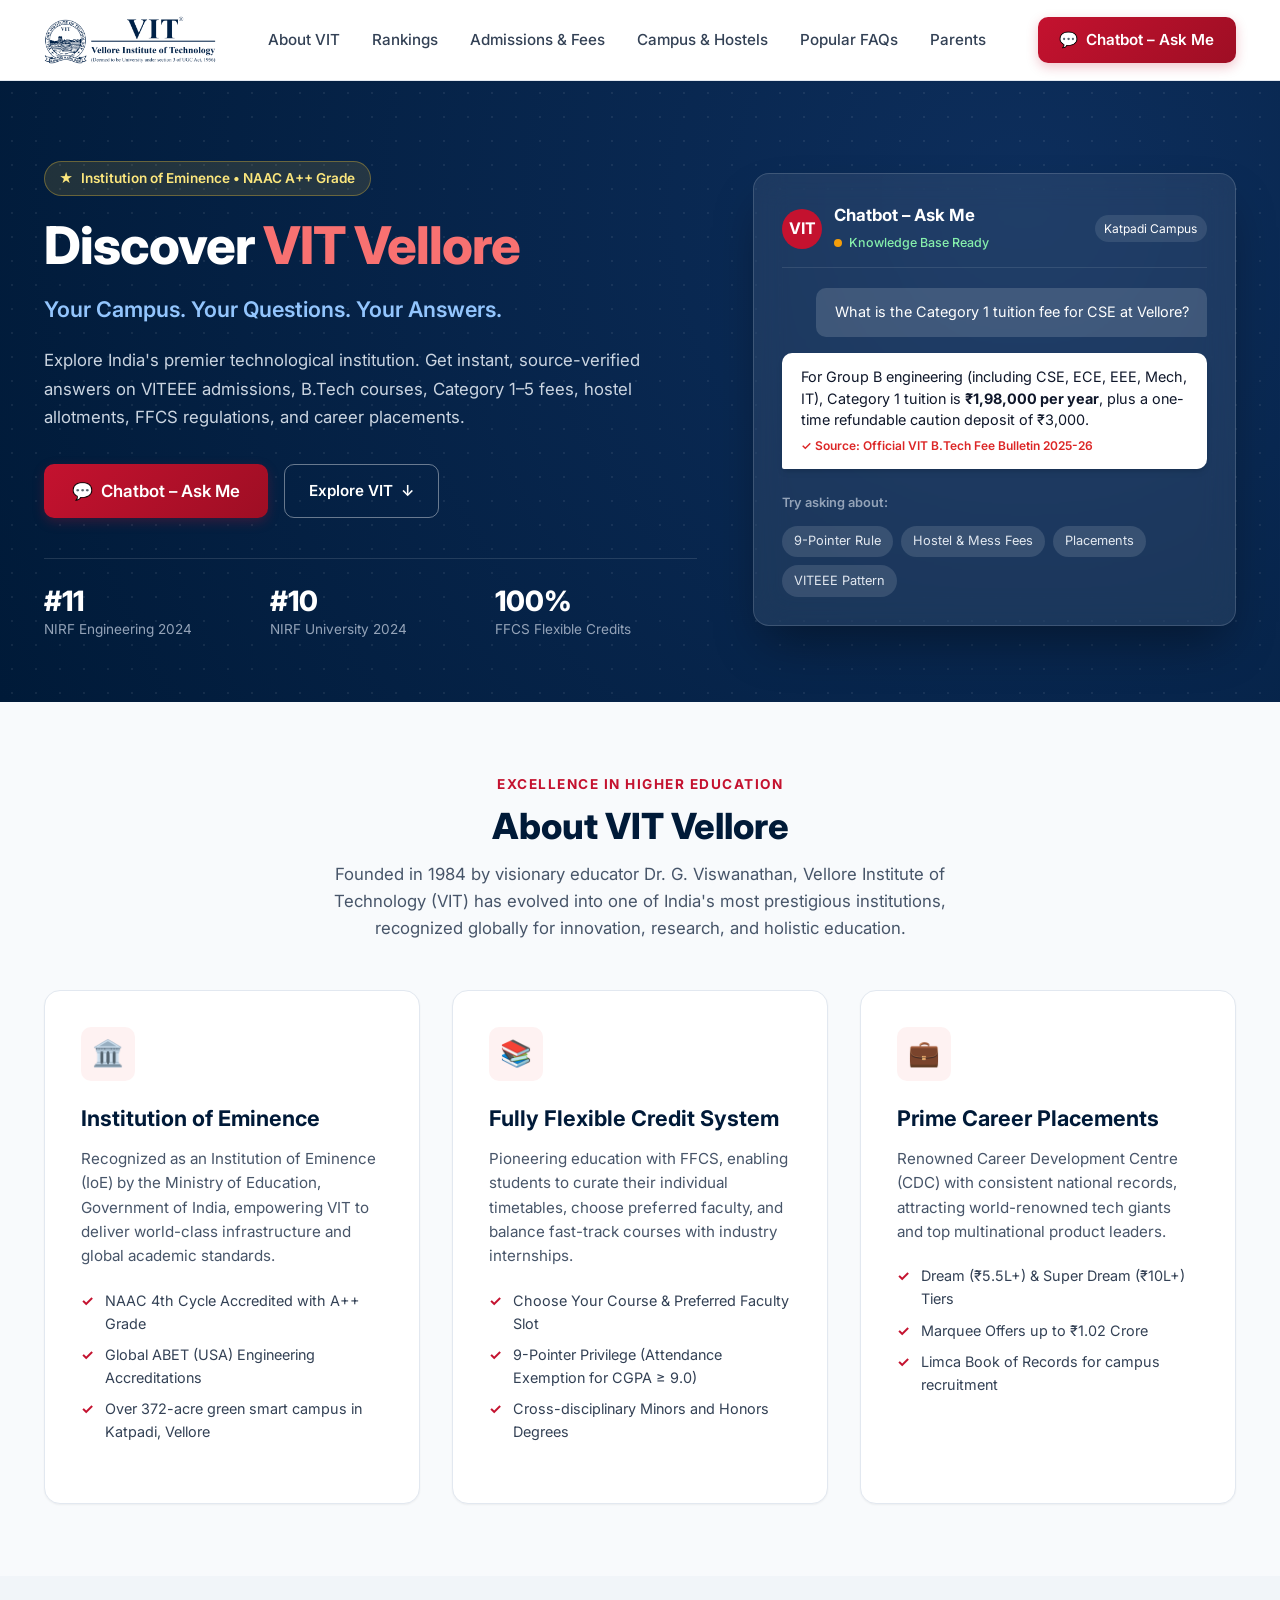
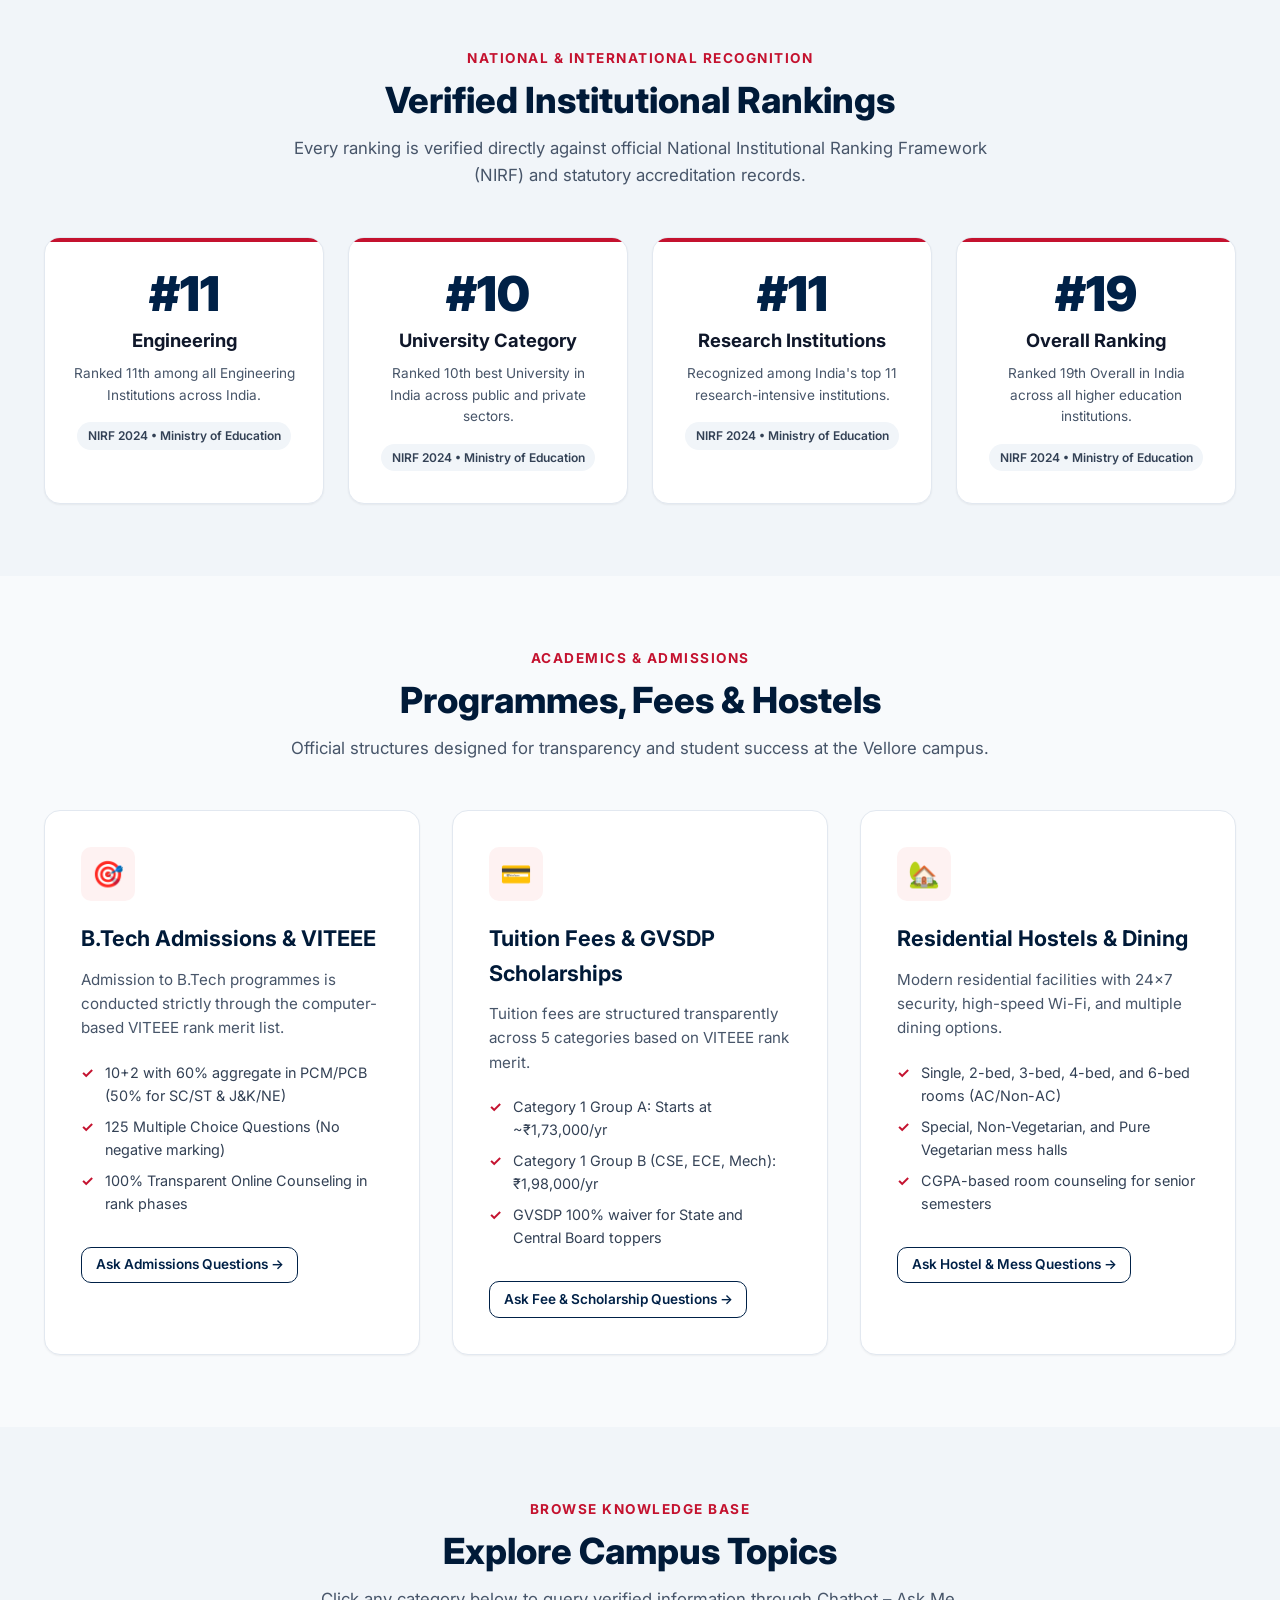
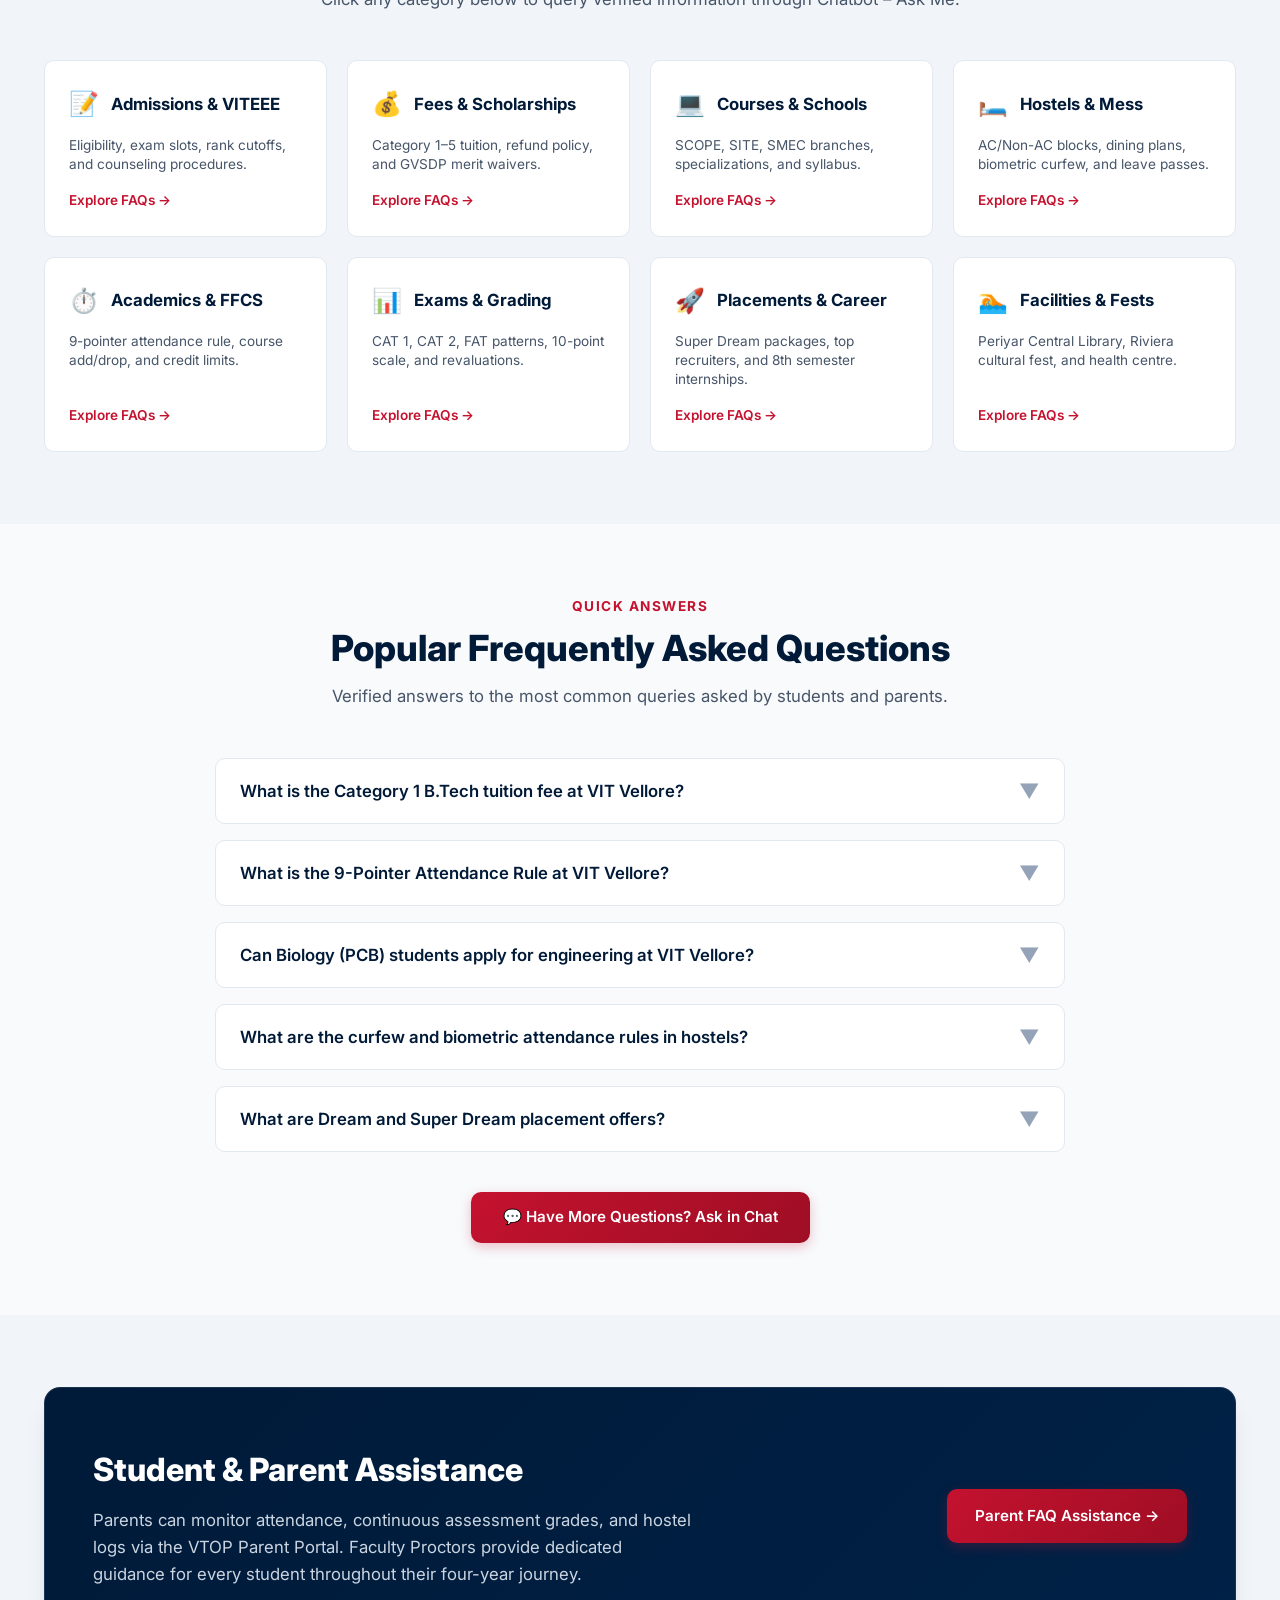
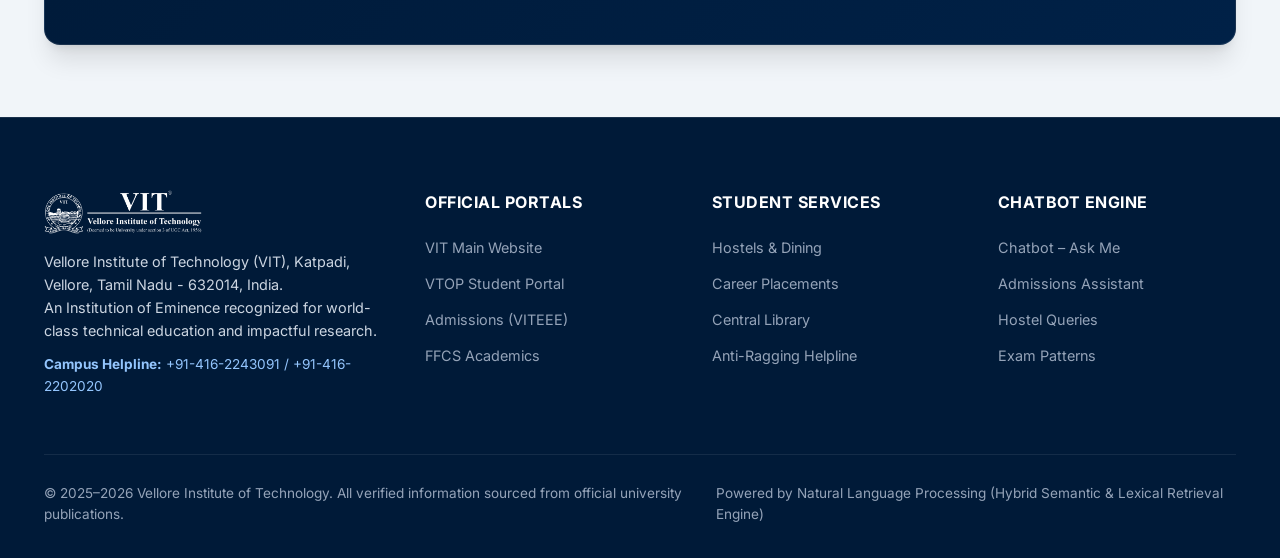
<file: frontend/index.html>
<!DOCTYPE html>
<html lang="en">
<head>
    <meta charset="UTF-8">
    <meta name="viewport" content="width=device-width, initial-scale=1.0">
    <title>Discover VIT Vellore | Intelligent University Portal & FAQ Chatbot</title>
    <meta name="description" content="Discover VIT Vellore University: Admissions, VITEEE, Academic Programmes, Fees, Hostels, Examinations, Placements, and intelligent FAQ assistant 'Chatbot – Ask Me'.">
    <link rel="icon" type="image/png" href="assets/favicon.png">
    <link rel="apple-touch-icon" href="assets/favicon.png">
    <!-- Google Fonts -->
    <link rel="preconnect" href="https://fonts.googleapis.com">
    <link rel="preconnect" href="https://fonts.gstatic.com" crossorigin>
    <link href="https://fonts.googleapis.com/css2?family=Inter:wght@400;500;600;700;800;900&display=swap" rel="stylesheet">
    <!-- Stylesheets -->
    <link rel="stylesheet" href="css/style.css">
</head>
<body>

    <!-- ======================================================================
         TOP NAVIGATION BAR
         ====================================================================== -->
    <header class="site-header">
        <div class="container header-inner">
            <a href="index.html" class="brand-logo-wrap" aria-label="VIT Vellore Home">
                <img src="assets/vit_logo.png" alt="VIT Vellore Logo" class="brand-logo-img">
            </a>

            <nav class="nav-links" aria-label="Main Navigation">
                <a href="#about" class="nav-link">About VIT</a>
                <a href="#rankings" class="nav-link">Rankings</a>
                <a href="#programmes" class="nav-link">Admissions & Fees</a>
                <a href="#campus-life" class="nav-link">Campus & Hostels</a>
                <a href="#faqs" class="nav-link">Popular FAQs</a>
                <a href="#parents" class="nav-link">Parents</a>
            </nav>

            <div class="header-cta-group">
                <a href="chat.html" class="btn btn-primary" id="header-ask-me-btn">
                    <span>💬</span>
                    <span>Chatbot – Ask Me</span>
                </a>
            </div>
        </div>
    </header>

    <!-- ======================================================================
         HERO SECTION: DISCOVER VIT VELLORE
         ====================================================================== -->
    <section class="hero-section" id="home">
        <div class="hero-pattern"></div>
        <div class="container hero-grid">
            <div class="hero-content">
                <div class="hero-badge">
                    <span>★</span>
                    <span>Institution of Eminence &bull; NAAC A++ Grade</span>
                </div>
                <h1 class="hero-title">
                    Discover <span>VIT Vellore</span>
                </h1>
                <h2 class="hero-tagline">
                    Your Campus. Your Questions. Your Answers.
                </h2>
                <p class="hero-description">
                    Explore India's premier technological institution. Get instant, source-verified answers on VITEEE admissions, B.Tech courses, Category 1–5 fees, hostel allotments, FFCS regulations, and career placements.
                </p>

                <div class="hero-actions">
                    <a href="chat.html" class="btn btn-primary" style="padding: 0.85rem 1.75rem; font-size: 1.05rem;">
                        <span>💬</span>
                        <span>Chatbot – Ask Me</span>
                    </a>
                    <a href="#about" class="btn btn-outline" style="color: var(--white); border-color: rgba(255,255,255,0.4); padding: 0.85rem 1.5rem;">
                        <span>Explore VIT</span>
                        <span>↓</span>
                    </a>
                </div>

                <div class="hero-stats-bar">
                    <div class="stat-item">
                        <h4>#11</h4>
                        <p>NIRF Engineering 2024</p>
                    </div>
                    <div class="stat-item">
                        <h4>#10</h4>
                        <p>NIRF University 2024</p>
                    </div>
                    <div class="stat-item">
                        <h4>100%</h4>
                        <p>FFCS Flexible Credits</p>
                    </div>
                </div>
            </div>

            <!-- Hero Interactive Preview Card -->
            <div class="hero-card">
                <div class="card-header-bar">
                    <div class="assistant-info">
                        <div class="bot-avatar">VIT</div>
                        <div>
                            <h3 style="font-size:1.05rem; font-weight:700; color:var(--white);">Chatbot – Ask Me</h3>
                            <span id="hero-status-pill" style="font-size:0.78rem; color:#86efac; font-weight:500;">
                                <span class="status-dot"></span> Online &bull; 195 Verified FAQs
                            </span>
                        </div>
                    </div>
                    <span style="font-size:0.75rem; background:rgba(255,255,255,0.1); padding:0.25rem 0.6rem; border-radius:999px;">
                        Katpadi Campus
                    </span>
                </div>

                <div class="mini-chat-sample">
                    <div class="chat-bubble-mini bubble-user-mini">
                        What is the Category 1 tuition fee for CSE at Vellore?
                    </div>
                    <div class="chat-bubble-mini bubble-bot-mini">
                        For Group B engineering (including CSE, ECE, EEE, Mech, IT), Category 1 tuition is <strong>₹1,98,000 per year</strong>, plus a one-time refundable caution deposit of ₹3,000.
                        <div style="font-size:0.75rem; color:#dc2626; font-weight:600; margin-top:0.4rem;">
                            ✓ Source: Official VIT B.Tech Fee Bulletin 2025-26
                        </div>
                    </div>
                </div>

                <div style="margin-bottom:0.75rem; font-size:0.8rem; font-weight:600; color:#94a3b8;">
                    Try asking about:
                </div>
                <div class="prompt-chips-preview">
                    <a href="chat.html?prompt=9%20pointer%20attendance%20rule" class="chip-tag">9-Pointer Rule</a>
                    <a href="chat.html?prompt=Hostel%20AC%20and%20mess%20charges" class="chip-tag">Hostel & Mess Fees</a>
                    <a href="chat.html?prompt=Super%20Dream%20placement%20package" class="chip-tag">Placements</a>
                    <a href="chat.html?prompt=VITEEE%20exam%20pattern" class="chip-tag">VITEEE Pattern</a>
                </div>
            </div>
        </div>
    </section>

    <!-- ======================================================================
         ABOUT VIT VELLORE SECTION
         ====================================================================== -->
    <section class="section" id="about">
        <div class="container">
            <div class="section-header">
                <div class="section-subtitle">Excellence in Higher Education</div>
                <h2 class="section-title">About VIT Vellore</h2>
                <p class="section-desc">
                    Founded in 1984 by visionary educator Dr. G. Viswanathan, Vellore Institute of Technology (VIT) has evolved into one of India's most prestigious institutions, recognized globally for innovation, research, and holistic education.
                </p>
            </div>

            <div class="feature-tabs-grid">
                <div class="feature-box">
                    <div class="feature-icon-wrap">🏛️</div>
                    <h3>Institution of Eminence</h3>
                    <p>Recognized as an Institution of Eminence (IoE) by the Ministry of Education, Government of India, empowering VIT to deliver world-class infrastructure and global academic standards.</p>
                    <ul class="feature-highlights">
                        <li>NAAC 4th Cycle Accredited with A++ Grade</li>
                        <li>Global ABET (USA) Engineering Accreditations</li>
                        <li>Over 372-acre green smart campus in Katpadi, Vellore</li>
                    </ul>
                </div>

                <div class="feature-box">
                    <div class="feature-icon-wrap">📚</div>
                    <h3>Fully Flexible Credit System</h3>
                    <p>Pioneering education with FFCS, enabling students to curate their individual timetables, choose preferred faculty, and balance fast-track courses with industry internships.</p>
                    <ul class="feature-highlights">
                        <li>Choose Your Course & Preferred Faculty Slot</li>
                        <li>9-Pointer Privilege (Attendance Exemption for CGPA ≥ 9.0)</li>
                        <li>Cross-disciplinary Minors and Honors Degrees</li>
                    </ul>
                </div>

                <div class="feature-box">
                    <div class="feature-icon-wrap">💼</div>
                    <h3>Prime Career Placements</h3>
                    <p>Renowned Career Development Centre (CDC) with consistent national records, attracting world-renowned tech giants and top multinational product leaders.</p>
                    <ul class="feature-highlights">
                        <li>Dream (₹5.5L+) & Super Dream (₹10L+) Tiers</li>
                        <li>Marquee Offers up to ₹1.02 Crore</li>
                        <li>Limca Book of Records for campus recruitment</li>
                    </ul>
                </div>
            </div>
        </div>
    </section>

    <!-- ======================================================================
         VERIFIED NIRF RANKINGS SECTION
         ====================================================================== -->
    <section class="section section-alt" id="rankings">
        <div class="container">
            <div class="section-header">
                <div class="section-subtitle">National & International Recognition</div>
                <h2 class="section-title">Verified Institutional Rankings</h2>
                <p class="section-desc">
                    Every ranking is verified directly against official National Institutional Ranking Framework (NIRF) and statutory accreditation records.
                </p>
            </div>

            <div class="rankings-grid">
                <div class="ranking-card">
                    <div class="rank-number">#11</div>
                    <div class="rank-category">Engineering</div>
                    <div class="rank-body">Ranked 11th among all Engineering Institutions across India.</div>
                    <span class="rank-source-badge">NIRF 2024 &bull; Ministry of Education</span>
                </div>

                <div class="ranking-card">
                    <div class="rank-number">#10</div>
                    <div class="rank-category">University Category</div>
                    <div class="rank-body">Ranked 10th best University in India across public and private sectors.</div>
                    <span class="rank-source-badge">NIRF 2024 &bull; Ministry of Education</span>
                </div>

                <div class="ranking-card">
                    <div class="rank-number">#11</div>
                    <div class="rank-category">Research Institutions</div>
                    <div class="rank-body">Recognized among India's top 11 research-intensive institutions.</div>
                    <span class="rank-source-badge">NIRF 2024 &bull; Ministry of Education</span>
                </div>

                <div class="ranking-card">
                    <div class="rank-number">#19</div>
                    <div class="rank-category">Overall Ranking</div>
                    <div class="rank-body">Ranked 19th Overall in India across all higher education institutions.</div>
                    <span class="rank-source-badge">NIRF 2024 &bull; Ministry of Education</span>
                </div>
            </div>
        </div>
    </section>

    <!-- ======================================================================
         ADMISSIONS, PROGRAMMES & FEES SECTION
         ====================================================================== -->
    <section class="section" id="programmes">
        <div class="container">
            <div class="section-header">
                <div class="section-subtitle">Academics & Admissions</div>
                <h2 class="section-title">Programmes, Fees & Hostels</h2>
                <p class="section-desc">
                    Official structures designed for transparency and student success at the Vellore campus.
                </p>
            </div>

            <div class="feature-tabs-grid">
                <!-- Admissions Card -->
                <div class="feature-box">
                    <div class="feature-icon-wrap">🎯</div>
                    <h3>B.Tech Admissions & VITEEE</h3>
                    <p>Admission to B.Tech programmes is conducted strictly through the computer-based VITEEE rank merit list.</p>
                    <ul class="feature-highlights">
                        <li>10+2 with 60% aggregate in PCM/PCB (50% for SC/ST &amp; J&amp;K/NE)</li>
                        <li>125 Multiple Choice Questions (No negative marking)</li>
                        <li>100% Transparent Online Counseling in rank phases</li>
                    </ul>
                    <a href="chat.html?category=Admissions" class="btn btn-outline btn-sm" style="margin-top:0.5rem;">
                        Ask Admissions Questions &rarr;
                    </a>
                </div>

                <!-- Fees & Scholarships Card -->
                <div class="feature-box">
                    <div class="feature-icon-wrap">💳</div>
                    <h3>Tuition Fees &amp; GVSDP Scholarships</h3>
                    <p>Tuition fees are structured transparently across 5 categories based on VITEEE rank merit.</p>
                    <ul class="feature-highlights">
                        <li>Category 1 Group A: Starts at ~₹1,73,000/yr</li>
                        <li>Category 1 Group B (CSE, ECE, Mech): ₹1,98,000/yr</li>
                        <li>GVSDP 100% waiver for State and Central Board toppers</li>
                    </ul>
                    <a href="chat.html?category=Fees%20%26%20Scholarships" class="btn btn-outline btn-sm" style="margin-top:0.5rem;">
                        Ask Fee &amp; Scholarship Questions &rarr;
                    </a>
                </div>

                <!-- Hostels Card -->
                <div class="feature-box">
                    <div class="feature-icon-wrap">🏡</div>
                    <h3>Residential Hostels &amp; Dining</h3>
                    <p>Modern residential facilities with 24x7 security, high-speed Wi-Fi, and multiple dining options.</p>
                    <ul class="feature-highlights">
                        <li>Single, 2-bed, 3-bed, 4-bed, and 6-bed rooms (AC/Non-AC)</li>
                        <li>Special, Non-Vegetarian, and Pure Vegetarian mess halls</li>
                        <li>CGPA-based room counseling for senior semesters</li>
                    </ul>
                    <a href="chat.html?category=Hostels%20%26%20Dining" class="btn btn-outline btn-sm" style="margin-top:0.5rem;">
                        Ask Hostel &amp; Mess Questions &rarr;
                    </a>
                </div>
            </div>
        </div>
    </section>

    <!-- ======================================================================
         EXPLORE BY CATEGORY SECTION
         ====================================================================== -->
    <section class="section section-alt" id="campus-life">
        <div class="container">
            <div class="section-header">
                <div class="section-subtitle">Browse Knowledge Base</div>
                <h2 class="section-title">Explore Campus Topics</h2>
                <p class="section-desc">
                    Click any category below to query verified information through Chatbot – Ask Me.
                </p>
            </div>

            <div class="category-cards-grid">
                <div class="cat-card" data-category="Admissions">
                    <div>
                        <div class="cat-card-header">
                            <span class="cat-icon">📝</span>
                            <h4>Admissions &amp; VITEEE</h4>
                        </div>
                        <p>Eligibility, exam slots, rank cutoffs, and counseling procedures.</p>
                    </div>
                    <span class="cat-action-link">Explore FAQs &rarr;</span>
                </div>

                <div class="cat-card" data-category="Fees & Scholarships">
                    <div>
                        <div class="cat-card-header">
                            <span class="cat-icon">💰</span>
                            <h4>Fees &amp; Scholarships</h4>
                        </div>
                        <p>Category 1–5 tuition, refund policy, and GVSDP merit waivers.</p>
                    </div>
                    <span class="cat-action-link">Explore FAQs &rarr;</span>
                </div>

                <div class="cat-card" data-category="Courses & Schools">
                    <div>
                        <div class="cat-card-header">
                            <span class="cat-icon">💻</span>
                            <h4>Courses &amp; Schools</h4>
                        </div>
                        <p>SCOPE, SITE, SMEC branches, specializations, and syllabus.</p>
                    </div>
                    <span class="cat-action-link">Explore FAQs &rarr;</span>
                </div>

                <div class="cat-card" data-category="Hostels & Dining">
                    <div>
                        <div class="cat-card-header">
                            <span class="cat-icon">🛏️</span>
                            <h4>Hostels &amp; Mess</h4>
                        </div>
                        <p>AC/Non-AC blocks, dining plans, biometric curfew, and leave passes.</p>
                    </div>
                    <span class="cat-action-link">Explore FAQs &rarr;</span>
                </div>

                <div class="cat-card" data-category="Academics & FFCS">
                    <div>
                        <div class="cat-card-header">
                            <span class="cat-icon">⏱️</span>
                            <h4>Academics &amp; FFCS</h4>
                        </div>
                        <p>9-pointer attendance rule, course add/drop, and credit limits.</p>
                    </div>
                    <span class="cat-action-link">Explore FAQs &rarr;</span>
                </div>

                <div class="cat-card" data-category="Examinations & Grading">
                    <div>
                        <div class="cat-card-header">
                            <span class="cat-icon">📊</span>
                            <h4>Exams &amp; Grading</h4>
                        </div>
                        <p>CAT 1, CAT 2, FAT patterns, 10-point scale, and revaluations.</p>
                    </div>
                    <span class="cat-action-link">Explore FAQs &rarr;</span>
                </div>

                <div class="cat-card" data-category="Placements & Internships">
                    <div>
                        <div class="cat-card-header">
                            <span class="cat-icon">🚀</span>
                            <h4>Placements &amp; Career</h4>
                        </div>
                        <p>Super Dream packages, top recruiters, and 8th semester internships.</p>
                    </div>
                    <span class="cat-action-link">Explore FAQs &rarr;</span>
                </div>

                <div class="cat-card" data-category="Campus Facilities">
                    <div>
                        <div class="cat-card-header">
                            <span class="cat-icon">🏊</span>
                            <h4>Facilities &amp; Fests</h4>
                        </div>
                        <p>Periyar Central Library, Riviera cultural fest, and health centre.</p>
                    </div>
                    <span class="cat-action-link">Explore FAQs &rarr;</span>
                </div>
            </div>
        </div>
    </section>

    <!-- ======================================================================
         POPULAR FAQS ACCORDION SECTION
         ====================================================================== -->
    <section class="section" id="faqs">
        <div class="container">
            <div class="section-header">
                <div class="section-subtitle">Quick Answers</div>
                <h2 class="section-title">Popular Frequently Asked Questions</h2>
                <p class="section-desc">
                    Verified answers to the most common queries asked by students and parents.
                </p>
            </div>

            <div class="faq-accordion-wrap">
                <div class="faq-item">
                    <button class="faq-question-btn">
                        <span>What is the Category 1 B.Tech tuition fee at VIT Vellore?</span>
                        <span class="faq-chevron">▼</span>
                    </button>
                    <div class="faq-answer-pane">
                        <p>For Group B branches (including Computer Science and Engineering, ECE, EEE, Mechanical, and IT), Category 1 tuition starts at ₹1,98,000 per year. For Group A branches (Biotechnology, Civil, Chemical), Category 1 tuition starts at ~₹1,73,000 per year, plus a one-time refundable caution deposit of ₹3,000.</p>
                        <span class="faq-source-tag">Source: <a href="https://vit.ac.in/admissions/btech/fee-structure" target="_blank">VIT B.Tech Fee Structure</a></span>
                    </div>
                </div>

                <div class="faq-item">
                    <button class="faq-question-btn">
                        <span>What is the 9-Pointer Attendance Rule at VIT Vellore?</span>
                        <span class="faq-chevron">▼</span>
                    </button>
                    <div class="faq-answer-pane">
                        <p>Students maintaining a Cumulative Grade Point Average (CGPA) of 9.00 or above ('9-pointers') are exempt from the mandatory 75% minimum attendance requirement. However, they must still complete all internal assessments, quizzes, labs, CAT exams, and the FAT.</p>
                        <span class="faq-source-tag">Source: <a href="https://vit.ac.in/academics/ffcs" target="_blank">VIT Academic Regulations</a></span>
                    </div>
                </div>

                <div class="faq-item">
                    <button class="faq-question-btn">
                        <span>Can Biology (PCB) students apply for engineering at VIT Vellore?</span>
                        <span class="faq-chevron">▼</span>
                    </button>
                    <div class="faq-answer-pane">
                        <p>Yes. Candidates with Physics, Chemistry, and Biology (PCB) in 10+2 are eligible for B.Tech programmes in Biotechnology, Biomedical Engineering, and CSE with specialization in Bioinformatics. They take the Biology section in VITEEE instead of Mathematics.</p>
                        <span class="faq-source-tag">Source: <a href="https://vit.ac.in/admissions/btech" target="_blank">VITEEE Eligibility Criteria</a></span>
                    </div>
                </div>

                <div class="faq-item">
                    <button class="faq-question-btn">
                        <span>What are the curfew and biometric attendance rules in hostels?</span>
                        <span class="faq-chevron">▼</span>
                    </button>
                    <div class="faq-answer-pane">
                        <p>Hostel biometric attendance is taken every evening. For first-year students, curfew is generally 8:30 PM to 9:00 PM; for senior students, curfew is 9:00 PM. Outings and leaves are managed digitally through the VTOP e-gate pass system with digital warden and parent verification.</p>
                        <span class="faq-source-tag">Source: <a href="https://vit.ac.in/campus-life/hostels" target="_blank">VIT Hostel Code of Conduct</a></span>
                    </div>
                </div>

                <div class="faq-item">
                    <button class="faq-question-btn">
                        <span>What are Dream and Super Dream placement offers?</span>
                        <span class="faq-chevron">▼</span>
                    </button>
                    <div class="faq-answer-pane">
                        <p>The Career Development Centre (CDC) categorizes placement offers by compensation: Regular Offers (up to ₹5.5 LPA), Dream Offers (between ₹5.5 LPA and ₹10 LPA), Super Dream Offers (above ₹10 LPA), and Marquee Offers (premier product companies offering ₹25 LPA to ₹1 Crore+).</p>
                        <span class="faq-source-tag">Source: <a href="https://vit.ac.in/placements/overview" target="_blank">VIT Placements Overview</a></span>
                    </div>
                </div>
            </div>

            <div style="text-align: center; margin-top: 2.5rem;">
                <a href="chat.html" class="btn btn-primary" style="padding: 0.85rem 2rem;">
                    <span>💬 Have More Questions? Ask in Chat</span>
                </a>
            </div>
        </div>
    </section>

    <!-- ======================================================================
         STUDENT & PARENT SUPPORT SECTION
         ====================================================================== -->
    <section class="section section-alt" id="parents">
        <div class="container">
            <div class="cta-banner">
                <div class="cta-text">
                    <h3>Student &amp; Parent Assistance</h3>
                    <p>
                        Parents can monitor attendance, continuous assessment grades, and hostel logs via the VTOP Parent Portal. Faculty Proctors provide dedicated guidance for every student throughout their four-year journey.
                    </p>
                </div>
                <div>
                    <a href="chat.html?category=Parent%20Enquiries" class="btn btn-primary" style="white-space:nowrap; padding:0.9rem 1.75rem;">
                        Parent FAQ Assistance &rarr;
                    </a>
                </div>
            </div>
        </div>
    </section>

    <!-- ======================================================================
         SITE FOOTER
         ====================================================================== -->
    <footer class="site-footer">
        <div class="container">
            <div class="footer-grid">
                <div class="footer-brand">
                    <img src="assets/vit_logo_white.png" alt="VIT Vellore Logo" class="footer-logo-img" style="height:44px; width:auto; max-width:240px; object-fit:contain; margin-bottom:1rem;">
                    <p>
                        Vellore Institute of Technology (VIT), Katpadi, Vellore, Tamil Nadu - 632014, India.<br>
                        An Institution of Eminence recognized for world-class technical education and impactful research.
                    </p>
                    <p style="margin-top:0.75rem; color:#93c5fd; font-size:0.85rem;">
                        <strong>Campus Helpline:</strong> +91-416-2243091 / +91-416-2202020
                    </p>
                </div>

                <div class="footer-col">
                    <h5>Official Portals</h5>
                    <ul class="footer-links">
                        <li><a href="https://vit.ac.in/" target="_blank" rel="noopener">VIT Main Website</a></li>
                        <li><a href="https://vtop.vit.ac.in/" target="_blank" rel="noopener">VTOP Student Portal</a></li>
                        <li><a href="https://vit.ac.in/admission" target="_blank" rel="noopener">Admissions (VITEEE)</a></li>
                        <li><a href="https://vit.ac.in/academics/ffcs" target="_blank" rel="noopener">FFCS Academics</a></li>
                    </ul>
                </div>

                <div class="footer-col">
                    <h5>Student Services</h5>
                    <ul class="footer-links">
                        <li><a href="https://vit.ac.in/campus-life/hostels" target="_blank" rel="noopener">Hostels &amp; Dining</a></li>
                        <li><a href="https://vit.ac.in/placements/overview" target="_blank" rel="noopener">Career Placements</a></li>
                        <li><a href="https://vit.ac.in/campus-life/facilities" target="_blank" rel="noopener">Central Library</a></li>
                        <li><a href="https://vit.ac.in/about/anti-ragging" target="_blank" rel="noopener">Anti-Ragging Helpline</a></li>
                    </ul>
                </div>

                <div class="footer-col">
                    <h5>Chatbot Engine</h5>
                    <ul class="footer-links">
                        <li><a href="chat.html">Chatbot – Ask Me</a></li>
                        <li><a href="chat.html?category=Admissions">Admissions Assistant</a></li>
                        <li><a href="chat.html?category=Hostels%20%26%20Dining">Hostel Queries</a></li>
                        <li><a href="chat.html?category=Examinations%20%26%20Grading">Exam Patterns</a></li>
                    </ul>
                </div>
            </div>

            <div class="footer-bottom">
                <div>
                    &copy; 2025–2026 Vellore Institute of Technology. All verified information sourced from official university publications.
                </div>
                <div>
                    Powered by Natural Language Processing (Hybrid Semantic &amp; Lexical Retrieval Engine)
                </div>
            </div>
        </div>
    </footer>

    <!-- Scripts -->
    <script src="js/config.js"></script>
    <script src="js/main.js"></script>
</body>
</html>
</file>
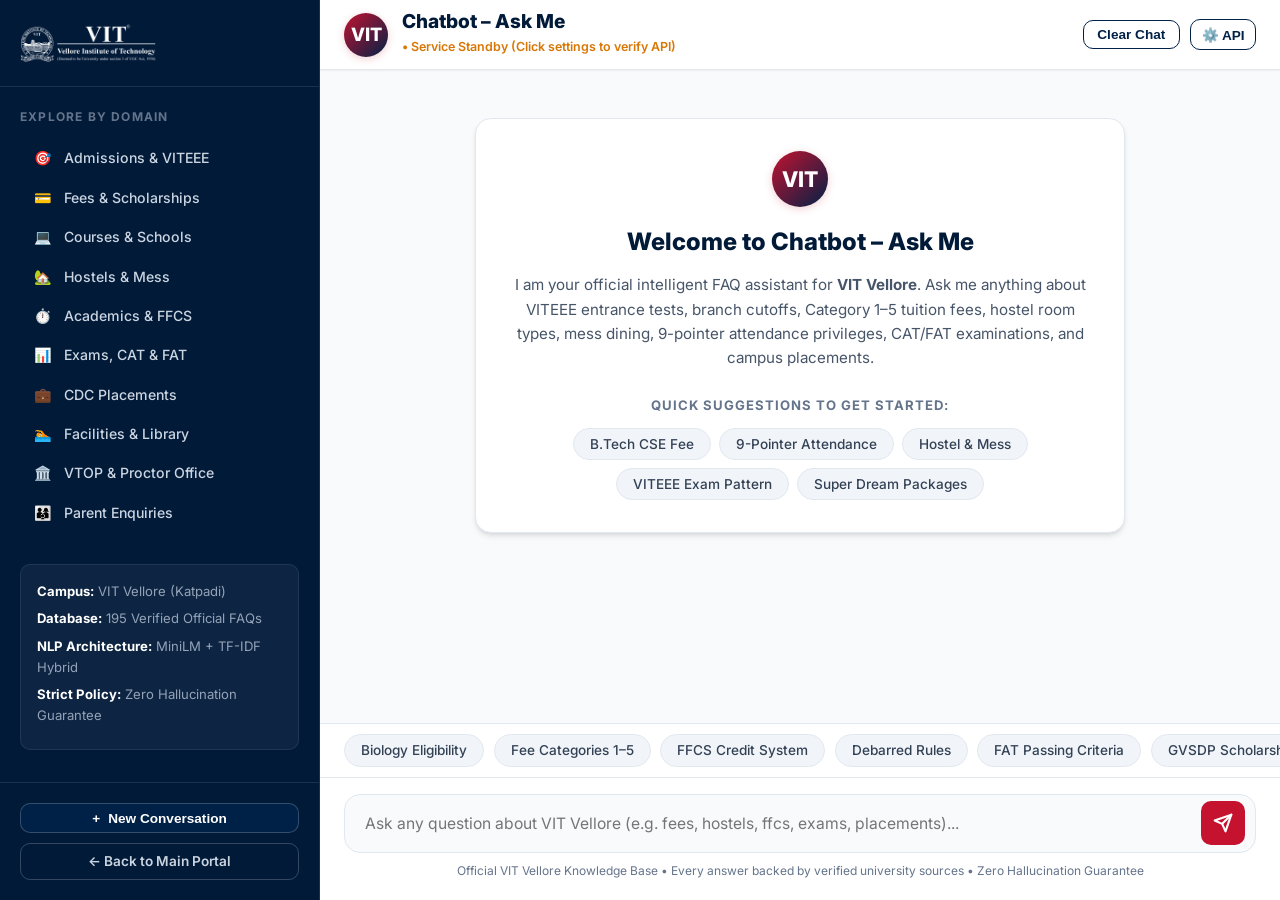
<file: frontend/chat.html>
<!DOCTYPE html>
<html lang="en">
<head>
    <meta charset="UTF-8">
    <meta name="viewport" content="width=device-width, initial-scale=1.0">
    <title>Chatbot – Ask Me | Official VIT Vellore FAQ Assistant</title>
    <meta name="description" content="Official NLP-powered chatbot for VIT Vellore University. Instant answers on admissions, courses, fees, hostels, examinations, and placements.">
    <link rel="icon" type="image/png" href="assets/favicon.png">
    <link rel="apple-touch-icon" href="assets/favicon.png">
    <!-- Google Fonts -->
    <link rel="preconnect" href="https://fonts.googleapis.com">
    <link rel="preconnect" href="https://fonts.gstatic.com" crossorigin>
    <link href="https://fonts.googleapis.com/css2?family=Inter:wght@400;500;600;700;800;900&display=swap" rel="stylesheet">
    <!-- Stylesheets -->
    <link rel="stylesheet" href="css/style.css">
    <link rel="stylesheet" href="css/chat.css">
</head>
<body class="chat-page-body">

    <div class="chat-layout">
        <!-- ==================================================================
             LEFT SIDEBAR (DESKTOP / MOBILE DRAWER)
             ================================================================== -->
        <aside class="chat-sidebar" id="chat-sidebar">
            <div class="sidebar-header">
                <a href="index.html" class="sidebar-brand" aria-label="VIT Vellore Home">
                    <img src="assets/vit_logo_white.png" alt="VIT Vellore Logo" class="sidebar-logo-img" style="height:38px; width:auto; max-width:220px; object-fit:contain;">
                </a>
            </div>

            <div class="sidebar-content">
                <div class="sidebar-section-title">Explore by Domain</div>
                <ul class="quick-category-list">
                    <li>
                        <button class="quick-category-btn" data-category="Admissions">
                            <span>🎯</span> Admissions &amp; VITEEE
                        </button>
                    </li>
                    <li>
                        <button class="quick-category-btn" data-category="Fees & Scholarships">
                            <span>💳</span> Fees &amp; Scholarships
                        </button>
                    </li>
                    <li>
                        <button class="quick-category-btn" data-category="Courses & Schools">
                            <span>💻</span> Courses &amp; Schools
                        </button>
                    </li>
                    <li>
                        <button class="quick-category-btn" data-category="Hostels & Dining">
                            <span>🏡</span> Hostels &amp; Mess
                        </button>
                    </li>
                    <li>
                        <button class="quick-category-btn" data-category="Academics & FFCS">
                            <span>⏱️</span> Academics &amp; FFCS
                        </button>
                    </li>
                    <li>
                        <button class="quick-category-btn" data-category="Examinations & Grading">
                            <span>📊</span> Exams, CAT &amp; FAT
                        </button>
                    </li>
                    <li>
                        <button class="quick-category-btn" data-category="Placements & Internships">
                            <span>💼</span> CDC Placements
                        </button>
                    </li>
                    <li>
                        <button class="quick-category-btn" data-category="Campus Facilities">
                            <span>🏊</span> Facilities &amp; Library
                        </button>
                    </li>
                    <li>
                        <button class="quick-category-btn" data-category="Student Portals & Administration">
                            <span>🏛️</span> VTOP &amp; Proctor Office
                        </button>
                    </li>
                    <li>
                        <button class="quick-category-btn" data-category="Parent Enquiries">
                            <span>👨‍👩‍👦</span> Parent Enquiries
                        </button>
                    </li>
                </ul>

                <div class="sidebar-stats-box">
                    <p><strong>Campus:</strong> VIT Vellore (Katpadi)</p>
                    <p><strong>Database:</strong> 195 Verified Official FAQs</p>
                    <p><strong>NLP Architecture:</strong> MiniLM + TF-IDF Hybrid</p>
                    <p><strong>Strict Policy:</strong> Zero Hallucination Guarantee</p>
                </div>
            </div>

            <div class="sidebar-footer">
                <button class="btn btn-navy btn-sm" id="new-chat-btn" style="width:100%; border:1px solid rgba(255,255,255,0.2);">
                    <span>+</span> New Conversation
                </button>
                <a href="index.html" class="btn btn-outline btn-sm" style="width:100%; color:#cbd5e1; border-color:rgba(255,255,255,0.2); text-align:center;">
                    &larr; Back to Main Portal
                </a>
            </div>
        </aside>

        <!-- ==================================================================
             MAIN CHAT INTERFACE
             ================================================================== -->
        <main class="chat-main">
            <!-- App Bar -->
            <header class="chat-topbar">
                <div class="chat-header-info">
                    <button class="sidebar-toggle-btn" id="sidebar-toggle" aria-label="Toggle Sidebar">
                        ☰
                    </button>
                    <div class="chat-avatar-large">VIT</div>
                    <div class="chat-header-text">
                        <h1>Chatbot – Ask Me</h1>
                        <span class="chat-status-pill" id="connection-status-pill">
                            &bull; Connected &bull; 195 Verified FAQs
                        </span>
                    </div>
                </div>

                <div class="chat-topbar-actions">
                    <span id="active-category-indicator" style="display:none; font-size:0.8rem; background:#fee2e2; color:#991b1b; padding:0.25rem 0.65rem; border-radius:999px; font-weight:600;">
                    </span>
                    <button class="btn btn-outline btn-sm" id="clear-chat-btn" title="Clear current messages">
                        Clear Chat
                    </button>
                    <button class="btn btn-outline btn-sm" id="settings-btn" title="Inspect / Change API Endpoint" style="padding:0.4rem 0.65rem;">
                        ⚙️ API
                    </button>
                </div>
            </header>

            <!-- Messages Stream Area -->
            <div class="chat-messages-container" id="chat-messages">
                <!-- Welcome Card -->
                <div class="welcome-card" id="welcome-card">
                    <div class="chat-avatar-large" style="margin: 0 auto 1rem; width:56px; height:56px; font-size:1.35rem;">
                        VIT
                    </div>
                    <h3>Welcome to Chatbot – Ask Me</h3>
                    <p>
                        I am your official intelligent FAQ assistant for <strong>VIT Vellore</strong>. Ask me anything about VITEEE entrance tests, branch cutoffs, Category 1–5 tuition fees, hostel room types, mess dining, 9-pointer attendance privileges, CAT/FAT examinations, and campus placements.
                    </p>
                    <div style="font-size:0.82rem; font-weight:700; text-transform:uppercase; color:#64748b; margin-bottom:0.75rem; letter-spacing:1px;">
                        Quick Suggestions to get started:
                    </div>
                    <div class="prompt-chips-preview" style="justify-content:center;">
                        <button class="quick-prompt-btn" data-prompt="What is the B.Tech CSE Category 1 tuition fee?">B.Tech CSE Fee</button>
                        <button class="quick-prompt-btn" data-prompt="How does the 9-pointer attendance waiver work?">9-Pointer Attendance</button>
                        <button class="quick-prompt-btn" data-prompt="What are the hostel room types and mess food options?">Hostel &amp; Mess</button>
                        <button class="quick-prompt-btn" data-prompt="What is the VITEEE entrance exam pattern?">VITEEE Exam Pattern</button>
                        <button class="quick-prompt-btn" data-prompt="What are Super Dream and Marquee placement packages?">Super Dream Packages</button>
                    </div>
                </div>
            </div>

            <!-- Quick Prompts Carousel Bar -->
            <div class="quick-prompts-bar">
                <button class="quick-prompt-btn" data-prompt="What is VITEEE eligibility for PCB students?">Biology Eligibility</button>
                <button class="quick-prompt-btn" data-prompt="What are the B.Tech fee categories 1 to 5?">Fee Categories 1–5</button>
                <button class="quick-prompt-btn" data-prompt="What is FFCS Fully Flexible Credit System?">FFCS Credit System</button>
                <button class="quick-prompt-btn" data-prompt="What happens if attendance is below 75% in a course?">Debarred Rules</button>
                <button class="quick-prompt-btn" data-prompt="What are the passing criteria in FAT exam?">FAT Passing Criteria</button>
                <button class="quick-prompt-btn" data-prompt="What is the scholarship for state board toppers?">GVSDP Scholarship</button>
                <button class="quick-prompt-btn" data-prompt="How to apply for weekend outing in VTOP?">Hostel Outing Pass</button>
                <button class="quick-prompt-btn" data-prompt="What is the average placement package at VIT Vellore?">Average Placement CTC</button>
            </div>

            <!-- Chat Input Footer -->
            <footer class="chat-input-area">
                <form class="chat-input-form" id="chat-form">
                    <input
                        type="text"
                        class="chat-input-field"
                        id="chat-input"
                        placeholder="Ask any question about VIT Vellore (e.g. fees, hostels, ffcs, exams, placements)..."
                        autocomplete="off"
                        required
                    >
                    <button type="submit" class="chat-send-btn" id="send-btn" aria-label="Send Message">
                        <svg width="20" height="20" viewBox="0 0 24 24" fill="none" stroke="currentColor" stroke-width="2.5" stroke-linecap="round" stroke-linejoin="round">
                            <line x1="22" y1="2" x2="11" y2="13"></line>
                            <polygon points="22 2 15 22 11 13 2 9 22 2"></polygon>
                        </svg>
                    </button>
                </form>
                <div class="input-disclaimer">
                    Official VIT Vellore Knowledge Base &bull; Every answer backed by verified university sources &bull; Zero Hallucination Guarantee
                </div>
            </footer>
        </main>
    </div>

    <!-- ==================================================================
         SETTINGS & API CONFIGURATION MODAL
         ================================================================== -->
    <div class="modal-overlay" id="settings-modal">
        <div class="modal-card">
            <h3 style="font-size:1.25rem; font-weight:800; color:var(--navy-900); margin-bottom:0.75rem;">
                Backend API Configuration
            </h3>
            <p style="font-size:0.88rem; color:var(--slate-600); margin-bottom:1.25rem; line-height:1.5;">
                This frontend connects to the NLP retrieval backend via HTTPS. If you have deployed your FastAPI backend to Render or another platform, confirm or update the backend URL below.
            </p>

            <div style="margin-bottom:1.25rem;">
                <label for="custom-api-input" style="display:block; font-size:0.82rem; font-weight:700; color:var(--slate-700); margin-bottom:0.4rem;">
                    Active Backend API URL:
                </label>
                <input
                    type="url"
                    id="custom-api-input"
                    class="chat-input-field"
                    style="width:100%; background:var(--slate-100); border:1px solid var(--slate-300); border-radius:var(--radius-sm); padding:0.65rem 0.85rem; font-size:0.9rem;"
                    placeholder="https://your-service.onrender.com"
                >
            </div>

            <div style="display:flex; justify-content:flex-end; gap:0.75rem;">
                <button class="btn btn-outline btn-sm" id="close-modal-btn">Cancel</button>
                <button class="btn btn-primary btn-sm" id="save-api-btn">Save &amp; Reconnect</button>
            </div>
        </div>
    </div>

    <!-- Scripts -->
    <script src="js/config.js"></script>
    <script src="js/chat.js"></script>
</body>
</html>
</file>
<file: frontend/css/style.css>
/* ==========================================================================
   VIT VELLORE PORTAL & FAQ CHATBOT DESIGN SYSTEM
   Deep Navy (#002147), VIT Red (#c4122f), Warm Gold (#d4af37), Clean Slate
   ========================================================================== */

:root {
    --navy-900: #001a38;
    --navy-800: #002147;
    --navy-700: #082d5e;
    --navy-600: #0e3b75;
    
    --red-700: #9e0e24;
    --red-600: #c4122f;
    --red-500: #dc2626;
    --red-50: #fef2f2;
    
    --gold-600: #b8860b;
    --gold-500: #d4af37;
    --gold-100: #fef9c3;
    
    --slate-900: #0f172a;
    --slate-800: #1e293b;
    --slate-700: #334155;
    --slate-600: #475569;
    --slate-500: #64748b;
    --slate-400: #94a3b8;
    --slate-200: #e2e8f0;
    --slate-100: #f1f5f9;
    --slate-50: #f8fafc;
    
    --white: #ffffff;
    --shadow-sm: 0 1px 2px 0 rgb(0 0 0 / 0.05);
    --shadow-md: 0 4px 6px -1px rgb(0 0 0 / 0.1), 0 2px 4px -2px rgb(0 0 0 / 0.1);
    --shadow-lg: 0 10px 15px -3px rgb(0 0 0 / 0.1), 0 4px 6px -4px rgb(0 0 0 / 0.1);
    --shadow-xl: 0 20px 25px -5px rgb(0 0 0 / 0.1), 0 8px 10px -6px rgb(0 0 0 / 0.1);
    
    --radius-sm: 6px;
    --radius-md: 10px;
    --radius-lg: 16px;
    --radius-full: 9999px;
    
    --font-sans: 'Inter', -apple-system, BlinkMacSystemFont, "Segoe UI", Roboto, sans-serif;
    --transition: all 0.2s cubic-bezier(0.4, 0, 0.2, 1);
}

*, *::before, *::after {
    box-sizing: border-box;
    margin: 0;
    padding: 0;
}

html {
    scroll-behavior: smooth;
    font-size: 16px;
}

body {
    font-family: var(--font-sans);
    background-color: var(--slate-50);
    color: var(--slate-800);
    line-height: 1.6;
    overflow-x: hidden;
    -webkit-font-smoothing: antialiased;
}

a {
    color: inherit;
    text-decoration: none;
    transition: var(--transition);
}

img, svg {
    display: block;
    max-width: 100%;
}

.container {
    width: 100%;
    max-width: 1240px;
    margin: 0 auto;
    padding: 0 1.5rem;
}

/* ==========================================================================
   NAVIGATION BAR
   ========================================================================== */
.site-header {
    position: sticky;
    top: 0;
    z-index: 1000;
    background: rgba(255, 255, 255, 0.95);
    backdrop-filter: blur(10px);
    border-bottom: 1px solid var(--slate-200);
    box-shadow: var(--shadow-sm);
}

.header-inner {
    display: flex;
    align-items: center;
    justify-content: space-between;
    height: 80px;
}

.brand-logo-wrap {
    display: flex;
    align-items: center;
    gap: 0.75rem;
}

.brand-logo-img {
    height: 48px;
    width: auto;
    max-width: 240px;
    object-fit: contain;
    display: block;
}

.nav-links {
    display: flex;
    align-items: center;
    gap: 1.5rem;
    list-style: none;
}

.nav-link {
    font-size: 0.95rem;
    font-weight: 500;
    color: var(--slate-700);
    padding: 0.5rem 0.25rem;
    position: relative;
}

.nav-link:hover {
    color: var(--navy-800);
}

.nav-link::after {
    content: '';
    position: absolute;
    bottom: 0;
    left: 0;
    width: 0;
    height: 2px;
    background: var(--red-600);
    transition: var(--transition);
}

.nav-link:hover::after {
    width: 100%;
}

.header-cta-group {
    display: flex;
    align-items: center;
    gap: 1rem;
}

.btn {
    display: inline-flex;
    align-items: center;
    justify-content: center;
    gap: 0.5rem;
    padding: 0.65rem 1.35rem;
    font-size: 0.95rem;
    font-weight: 600;
    border-radius: var(--radius-md);
    cursor: pointer;
    border: none;
    transition: var(--transition);
}

.btn-primary {
    background: linear-gradient(135deg, var(--red-600) 0%, var(--red-700) 100%);
    color: var(--white);
    box-shadow: 0 4px 12px rgba(196, 18, 47, 0.25);
}

.btn-primary:hover {
    background: linear-gradient(135deg, var(--red-700) 0%, #850b1f 100%);
    box-shadow: 0 6px 16px rgba(196, 18, 47, 0.35);
    transform: translateY(-1px);
}

.btn-navy {
    background: var(--navy-800);
    color: var(--white);
}

.btn-navy:hover {
    background: var(--navy-700);
    transform: translateY(-1px);
}

.btn-outline {
    background: transparent;
    color: var(--navy-800);
    border: 1.5px solid var(--navy-800);
}

.btn-outline:hover {
    background: var(--navy-800);
    color: var(--white);
}

.btn-sm {
    padding: 0.4rem 0.85rem;
    font-size: 0.85rem;
}

/* ==========================================================================
   HERO SECTION
   ========================================================================== */
.hero-section {
    position: relative;
    padding: 5rem 0 4rem;
    background: radial-gradient(circle at 80% 20%, #0d2e5c 0%, var(--navy-900) 100%);
    color: var(--white);
    overflow: hidden;
}

.hero-pattern {
    position: absolute;
    inset: 0;
    opacity: 0.07;
    background-image: radial-gradient(#ffffff 1px, transparent 1px);
    background-size: 24px 24px;
}

.hero-grid {
    position: relative;
    z-index: 1;
    display: grid;
    grid-template-columns: 1.15fr 0.85fr;
    gap: 3.5rem;
    align-items: center;
}

.hero-badge {
    display: inline-flex;
    align-items: center;
    gap: 0.5rem;
    padding: 0.35rem 0.9rem;
    background: rgba(212, 175, 55, 0.15);
    border: 1px solid rgba(212, 175, 55, 0.4);
    color: #fce77d;
    border-radius: var(--radius-full);
    font-size: 0.85rem;
    font-weight: 600;
    margin-bottom: 1.25rem;
}

.hero-title {
    font-size: 3.25rem;
    font-weight: 800;
    line-height: 1.15;
    margin-bottom: 1rem;
    letter-spacing: -0.02em;
}

.hero-title span {
    color: #f87171;
}

.hero-tagline {
    font-size: 1.35rem;
    font-weight: 600;
    color: #93c5fd;
    margin-bottom: 1.25rem;
}

.hero-description {
    font-size: 1.05rem;
    color: #cbd5e1;
    line-height: 1.7;
    margin-bottom: 2rem;
    max-width: 600px;
}

.hero-actions {
    display: flex;
    flex-wrap: wrap;
    align-items: center;
    gap: 1rem;
    margin-bottom: 2.5rem;
}

.hero-stats-bar {
    display: grid;
    grid-template-columns: repeat(3, 1fr);
    gap: 1.5rem;
    border-top: 1px solid rgba(255, 255, 255, 0.12);
    padding-top: 1.75rem;
}

.stat-item h4 {
    font-size: 1.75rem;
    font-weight: 800;
    color: var(--white);
    line-height: 1;
    margin-bottom: 0.35rem;
}

.stat-item p {
    font-size: 0.85rem;
    color: #94a3b8;
    line-height: 1.3;
}

/* Hero Chat Teaser Card */
.hero-card {
    background: rgba(255, 255, 255, 0.08);
    backdrop-filter: blur(16px);
    border: 1px solid rgba(255, 255, 255, 0.15);
    border-radius: var(--radius-lg);
    padding: 1.75rem;
    box-shadow: 0 25px 50px -12px rgba(0, 0, 0, 0.4);
}

.card-header-bar {
    display: flex;
    align-items: center;
    justify-content: space-between;
    margin-bottom: 1.25rem;
    padding-bottom: 0.75rem;
    border-bottom: 1px solid rgba(255, 255, 255, 0.1);
}

.assistant-info {
    display: flex;
    align-items: center;
    gap: 0.75rem;
}

.bot-avatar {
    width: 40px;
    height: 40px;
    border-radius: 50%;
    background: var(--red-600);
    display: flex;
    align-items: center;
    justify-content: center;
    color: var(--white);
    font-weight: 700;
    font-size: 1rem;
}

.status-dot {
    display: inline-block;
    width: 8px;
    height: 8px;
    border-radius: 50%;
    background: #22c55e;
    margin-right: 4px;
}

.mini-chat-sample {
    display: flex;
    flex-direction: column;
    gap: 1rem;
    margin-bottom: 1.5rem;
}

.chat-bubble-mini {
    padding: 0.85rem 1.15rem;
    border-radius: var(--radius-md);
    font-size: 0.9rem;
    line-height: 1.5;
}

.bubble-user-mini {
    align-self: flex-end;
    background: rgba(255, 255, 255, 0.15);
    color: var(--white);
    border-bottom-right-radius: 2px;
}

.bubble-bot-mini {
    align-self: flex-start;
    background: var(--white);
    color: var(--slate-900);
    border-bottom-left-radius: 2px;
    box-shadow: var(--shadow-md);
}

.prompt-chips-preview {
    display: flex;
    flex-wrap: wrap;
    gap: 0.5rem;
}

.chip-tag {
    background: rgba(255, 255, 255, 0.12);
    color: #e2e8f0;
    font-size: 0.8rem;
    padding: 0.35rem 0.75rem;
    border-radius: var(--radius-full);
    transition: var(--transition);
}

.chip-tag:hover {
    background: rgba(255, 255, 255, 0.25);
    color: var(--white);
}

/* ==========================================================================
   RANKINGS & ACCREDITATIONS (NIRF VERIFIED)
   ========================================================================== */
.section {
    padding: 4.5rem 0;
}

.section-alt {
    background: #f1f5f9;
}

.section-header {
    text-align: center;
    max-width: 700px;
    margin: 0 auto 3rem;
}

.section-subtitle {
    font-size: 0.85rem;
    font-weight: 700;
    letter-spacing: 1.5px;
    text-transform: uppercase;
    color: var(--red-600);
    margin-bottom: 0.5rem;
}

.section-title {
    font-size: 2.25rem;
    font-weight: 800;
    color: var(--navy-900);
    line-height: 1.25;
    margin-bottom: 0.75rem;
}

.section-desc {
    font-size: 1.05rem;
    color: var(--slate-600);
}

.rankings-grid {
    display: grid;
    grid-template-columns: repeat(auto-fit, minmax(260px, 1fr));
    gap: 1.5rem;
}

.ranking-card {
    background: var(--white);
    border: 1px solid var(--slate-200);
    border-radius: var(--radius-lg);
    padding: 2rem 1.75rem;
    text-align: center;
    transition: var(--transition);
    box-shadow: var(--shadow-sm);
    position: relative;
    overflow: hidden;
}

.ranking-card:hover {
    transform: translateY(-4px);
    box-shadow: var(--shadow-lg);
    border-color: var(--red-600);
}

.ranking-card::before {
    content: '';
    position: absolute;
    top: 0;
    left: 0;
    right: 0;
    height: 4px;
    background: var(--red-600);
}

.rank-number {
    font-size: 3rem;
    font-weight: 900;
    color: var(--navy-800);
    line-height: 1;
    margin-bottom: 0.5rem;
}

.rank-category {
    font-size: 1.15rem;
    font-weight: 700;
    color: var(--slate-900);
    margin-bottom: 0.5rem;
}

.rank-body {
    font-size: 0.85rem;
    color: var(--slate-600);
    margin-bottom: 1rem;
}

.rank-source-badge {
    display: inline-block;
    font-size: 0.75rem;
    font-weight: 600;
    background: var(--slate-100);
    color: var(--slate-700);
    padding: 0.25rem 0.65rem;
    border-radius: var(--radius-full);
}

/* ==========================================================================
   PROGRAMMES, FEES & HOSTELS SECTION
   ========================================================================== */
.feature-tabs-grid {
    display: grid;
    grid-template-columns: repeat(auto-fit, minmax(320px, 1fr));
    gap: 2rem;
}

.feature-box {
    background: var(--white);
    border-radius: var(--radius-lg);
    padding: 2.25rem;
    border: 1px solid var(--slate-200);
    box-shadow: var(--shadow-sm);
    transition: var(--transition);
}

.feature-box:hover {
    box-shadow: var(--shadow-md);
}

.feature-icon-wrap {
    width: 54px;
    height: 54px;
    border-radius: var(--radius-md);
    background: var(--red-50);
    color: var(--red-600);
    display: flex;
    align-items: center;
    justify-content: center;
    font-size: 1.6rem;
    margin-bottom: 1.25rem;
}

.feature-box h3 {
    font-size: 1.35rem;
    font-weight: 700;
    color: var(--navy-900);
    margin-bottom: 0.75rem;
}

.feature-box p {
    color: var(--slate-600);
    font-size: 0.95rem;
    margin-bottom: 1.25rem;
    line-height: 1.6;
}

.feature-highlights {
    list-style: none;
    margin-bottom: 1.5rem;
}

.feature-highlights li {
    position: relative;
    padding-left: 1.5rem;
    margin-bottom: 0.5rem;
    font-size: 0.9rem;
    color: var(--slate-700);
}

.feature-highlights li::before {
    content: "✓";
    position: absolute;
    left: 0;
    color: var(--red-600);
    font-weight: 700;
}

/* ==========================================================================
   CATEGORY EXPLORER CARDS
   ========================================================================== */
.category-cards-grid {
    display: grid;
    grid-template-columns: repeat(auto-fill, minmax(240px, 1fr));
    gap: 1.25rem;
}

.cat-card {
    background: var(--white);
    border: 1px solid var(--slate-200);
    border-radius: var(--radius-md);
    padding: 1.5rem;
    cursor: pointer;
    transition: var(--transition);
    display: flex;
    flex-direction: column;
    justify-content: space-between;
}

.cat-card:hover {
    transform: translateY(-3px);
    box-shadow: var(--shadow-md);
    border-color: var(--navy-800);
}

.cat-card-header {
    display: flex;
    align-items: center;
    gap: 0.75rem;
    margin-bottom: 0.75rem;
}

.cat-icon {
    font-size: 1.5rem;
}

.cat-card h4 {
    font-size: 1.05rem;
    font-weight: 700;
    color: var(--navy-900);
}

.cat-card p {
    font-size: 0.85rem;
    color: var(--slate-600);
    margin-bottom: 1rem;
    line-height: 1.4;
}

.cat-action-link {
    font-size: 0.85rem;
    font-weight: 600;
    color: var(--red-600);
    display: flex;
    align-items: center;
    gap: 0.35rem;
}

/* ==========================================================================
   POPULAR FAQS ACCORDION
   ========================================================================== */
.faq-accordion-wrap {
    max-width: 850px;
    margin: 0 auto;
}

.faq-item {
    background: var(--white);
    border: 1px solid var(--slate-200);
    border-radius: var(--radius-md);
    margin-bottom: 1rem;
    overflow: hidden;
    transition: var(--transition);
}

.faq-question-btn {
    width: 100%;
    display: flex;
    align-items: center;
    justify-content: space-between;
    padding: 1.25rem 1.5rem;
    background: none;
    border: none;
    font-size: 1.05rem;
    font-weight: 600;
    color: var(--navy-900);
    text-align: left;
    cursor: pointer;
    font-family: inherit;
}

.faq-chevron {
    font-size: 1.25rem;
    color: var(--slate-400);
    transition: transform 0.25s ease;
}

.faq-item.active .faq-chevron {
    transform: rotate(180deg);
    color: var(--red-600);
}

.faq-answer-pane {
    max-height: 0;
    overflow: hidden;
    transition: max-height 0.3s ease-out, padding 0.3s ease;
    padding: 0 1.5rem;
    color: var(--slate-700);
    font-size: 0.95rem;
    line-height: 1.6;
}

.faq-item.active .faq-answer-pane {
    max-height: 400px;
    padding: 0 1.5rem 1.25rem;
}

.faq-source-tag {
    display: inline-block;
    margin-top: 0.75rem;
    font-size: 0.8rem;
    color: var(--slate-500);
}

.faq-source-tag a {
    color: var(--red-600);
    text-decoration: underline;
}

/* ==========================================================================
   CALL TO ACTION PROMO SECTION
   ========================================================================== */
.cta-banner {
    background: linear-gradient(135deg, var(--navy-900) 0%, var(--navy-800) 100%);
    border-radius: var(--radius-lg);
    padding: 3.5rem 3rem;
    color: var(--white);
    display: flex;
    align-items: center;
    justify-content: space-between;
    gap: 2rem;
    box-shadow: var(--shadow-xl);
    border: 1px solid rgba(255, 255, 255, 0.1);
}

.cta-text h3 {
    font-size: 2rem;
    font-weight: 800;
    margin-bottom: 0.75rem;
}

.cta-text p {
    font-size: 1.05rem;
    color: #cbd5e1;
    max-width: 600px;
}

/* ==========================================================================
   FOOTER
   ========================================================================== */
.site-footer {
    background: var(--navy-900);
    color: #94a3b8;
    padding: 4.5rem 0 2rem;
    border-top: 1px solid rgba(255, 255, 255, 0.1);
}

.footer-grid {
    display: grid;
    grid-template-columns: 1.4fr repeat(3, 1fr);
    gap: 3rem;
    margin-bottom: 3.5rem;
}

.footer-brand p {
    margin-top: 1rem;
    font-size: 0.9rem;
    line-height: 1.6;
    color: #cbd5e1;
}

.footer-col h5 {
    color: var(--white);
    font-size: 1rem;
    font-weight: 700;
    margin-bottom: 1.25rem;
    text-transform: uppercase;
    letter-spacing: 0.5px;
}

.footer-links {
    list-style: none;
}

.footer-links li {
    margin-bottom: 0.65rem;
}

.footer-links a {
    color: #94a3b8;
    font-size: 0.9rem;
}

.footer-links a:hover {
    color: var(--white);
    padding-left: 4px;
}

.footer-bottom {
    display: flex;
    align-items: center;
    justify-content: space-between;
    border-top: 1px solid rgba(255, 255, 255, 0.08);
    padding-top: 1.75rem;
    font-size: 0.85rem;
}

/* Responsive adjustments */
@media (max-width: 992px) {
    .hero-grid {
        grid-template-columns: 1fr;
        gap: 2.5rem;
    }
    .footer-grid {
        grid-template-columns: 1fr 1fr;
        gap: 2rem;
    }
    .cta-banner {
        flex-direction: column;
        text-align: center;
    }
}

@media (max-width: 768px) {
    .brand-logo-img {
        height: 38px;
        max-width: 180px;
    }
    .nav-links {
        display: none;
    }
    .hero-title {
        font-size: 2.4rem;
    }
    .footer-grid {
        grid-template-columns: 1fr;
    }
    .footer-bottom {
        flex-direction: column;
        gap: 1rem;
        text-align: center;
    }
}
</file>
<file: frontend/css/chat.css>
/* ==========================================================================
   CHATBOT - ASK ME: DEDICATED INTERFACE STYLING
   ========================================================================== */

.chat-page-body {
    background-color: #f1f5f9;
    height: 100vh;
    display: flex;
    flex-direction: column;
    overflow: hidden;
}

/* Chat Layout Container */
.chat-layout {
    display: flex;
    height: 100vh;
    width: 100vw;
    overflow: hidden;
}

/* Sidebar for Desktop */
.chat-sidebar {
    width: 320px;
    background: var(--navy-900);
    color: var(--white);
    display: flex;
    flex-direction: column;
    border-right: 1px solid rgba(255, 255, 255, 0.1);
    flex-shrink: 0;
    transition: var(--transition);
}

.sidebar-header {
    padding: 1.5rem 1.25rem;
    border-bottom: 1px solid rgba(255, 255, 255, 0.1);
    display: flex;
    align-items: center;
    justify-content: space-between;
}

.sidebar-brand {
    display: flex;
    align-items: center;
    gap: 0.75rem;
}

.sidebar-logo-img {
    height: 38px;
    width: auto;
    max-width: 220px;
    object-fit: contain;
    display: block;
}

.sidebar-title h2 {
    font-size: 1.15rem;
    font-weight: 800;
    color: var(--white);
    line-height: 1.2;
}

.sidebar-title span {
    font-size: 0.75rem;
    color: #94a3b8;
    text-transform: uppercase;
    letter-spacing: 1px;
}

.sidebar-content {
    flex: 1;
    overflow-y: auto;
    padding: 1.25rem;
}

.sidebar-section-title {
    font-size: 0.75rem;
    font-weight: 700;
    text-transform: uppercase;
    letter-spacing: 1.2px;
    color: #64748b;
    margin-bottom: 0.75rem;
}

.quick-category-list {
    list-style: none;
    margin-bottom: 2rem;
}

.quick-category-btn {
    width: 100%;
    display: flex;
    align-items: center;
    gap: 0.75rem;
    padding: 0.7rem 0.85rem;
    background: transparent;
    border: none;
    color: #cbd5e1;
    font-size: 0.88rem;
    font-weight: 500;
    border-radius: var(--radius-sm);
    cursor: pointer;
    text-align: left;
    transition: var(--transition);
    font-family: inherit;
}

.quick-category-btn:hover {
    background: rgba(255, 255, 255, 0.08);
    color: var(--white);
}

.quick-category-btn.active {
    background: rgba(196, 18, 47, 0.2);
    color: #fca5a5;
    font-weight: 600;
}

.sidebar-stats-box {
    background: rgba(255, 255, 255, 0.05);
    border: 1px solid rgba(255, 255, 255, 0.08);
    border-radius: var(--radius-md);
    padding: 1rem;
    font-size: 0.82rem;
    color: #94a3b8;
}

.sidebar-stats-box p {
    margin-bottom: 0.4rem;
}

.sidebar-stats-box strong {
    color: var(--white);
}

.sidebar-footer {
    padding: 1.25rem;
    border-top: 1px solid rgba(255, 255, 255, 0.1);
    display: flex;
    flex-direction: column;
    gap: 0.65rem;
}

/* Chat Main View */
.chat-main {
    flex: 1;
    display: flex;
    flex-direction: column;
    height: 100vh;
    background: #f8fafc;
    position: relative;
    overflow: hidden;
}

/* Top App Bar */
.chat-topbar {
    height: 70px;
    background: var(--white);
    border-bottom: 1px solid var(--slate-200);
    display: flex;
    align-items: center;
    justify-content: space-between;
    padding: 0 1.5rem;
    box-shadow: var(--shadow-sm);
    z-index: 10;
}

.chat-header-info {
    display: flex;
    align-items: center;
    gap: 0.85rem;
}

.chat-avatar-large {
    width: 44px;
    height: 44px;
    border-radius: 50%;
    background: linear-gradient(135deg, var(--red-600) 0%, var(--navy-800) 100%);
    color: var(--white);
    display: flex;
    align-items: center;
    justify-content: center;
    font-weight: 800;
    font-size: 1.15rem;
    box-shadow: 0 2px 8px rgba(196, 18, 47, 0.2);
}

.chat-header-text h1 {
    font-size: 1.2rem;
    font-weight: 800;
    color: var(--navy-900);
    line-height: 1.2;
}

.chat-status-pill {
    display: inline-flex;
    align-items: center;
    gap: 0.35rem;
    font-size: 0.78rem;
    color: #16a34a;
    font-weight: 600;
}

.chat-topbar-actions {
    display: flex;
    align-items: center;
    gap: 0.65rem;
}

/* Messages Area */
.chat-messages-container {
    flex: 1;
    overflow-y: auto;
    padding: 1.5rem;
    display: flex;
    flex-direction: column;
    gap: 1.25rem;
    scroll-behavior: smooth;
}

.welcome-card {
    max-width: 650px;
    margin: 1.5rem auto;
    background: var(--white);
    border: 1px solid var(--slate-200);
    border-radius: var(--radius-lg);
    padding: 2rem;
    text-align: center;
    box-shadow: var(--shadow-md);
}

.welcome-card h3 {
    font-size: 1.5rem;
    font-weight: 800;
    color: var(--navy-900);
    margin-bottom: 0.75rem;
}

.welcome-card p {
    color: var(--slate-600);
    font-size: 0.95rem;
    margin-bottom: 1.5rem;
    line-height: 1.6;
}

/* Chat Message Bubbles */
.message-row {
    display: flex;
    gap: 0.85rem;
    max-width: 800px;
    width: 100%;
}

.message-row.user-row {
    align-self: flex-end;
    flex-direction: row-reverse;
}

.message-row.bot-row {
    align-self: flex-start;
}

.msg-bubble {
    padding: 1.15rem 1.35rem;
    border-radius: var(--radius-lg);
    font-size: 0.95rem;
    line-height: 1.65;
    position: relative;
    box-shadow: var(--shadow-sm);
    word-break: break-word;
}

.user-bubble {
    background: var(--navy-800);
    color: var(--white);
    border-bottom-right-radius: 4px;
}

.bot-bubble {
    background: var(--white);
    color: var(--slate-800);
    border: 1px solid var(--slate-200);
    border-bottom-left-radius: 4px;
}

/* Source badge */
.source-box {
    margin-top: 1rem;
    padding: 0.75rem 1rem;
    background: var(--slate-50);
    border: 1px solid var(--slate-200);
    border-left: 3px solid var(--red-600);
    border-radius: var(--radius-sm);
    font-size: 0.82rem;
}

.source-box .src-title {
    font-weight: 700;
    color: var(--navy-900);
    margin-bottom: 0.2rem;
}

.source-box a {
    color: var(--red-600);
    text-decoration: underline;
    word-break: break-all;
}

/* Clarification Options */
.clarification-choices-wrap {
    margin-top: 1rem;
    display: flex;
    flex-direction: column;
    gap: 0.5rem;
}

.clarification-choice-btn {
    text-align: left;
    padding: 0.65rem 1rem;
    background: var(--slate-50);
    border: 1px solid #cbd5e1;
    border-radius: var(--radius-md);
    color: var(--navy-900);
    font-size: 0.88rem;
    font-weight: 500;
    cursor: pointer;
    transition: var(--transition);
    font-family: inherit;
    display: flex;
    align-items: center;
    justify-content: space-between;
}

.clarification-choice-btn:hover {
    background: var(--red-50);
    border-color: var(--red-600);
    color: var(--red-700);
    transform: translateX(4px);
}

/* Related Suggestions */
.suggestions-wrap {
    margin-top: 1rem;
    display: flex;
    flex-wrap: wrap;
    gap: 0.5rem;
}

.suggestion-pill {
    background: #e2e8f0;
    color: var(--slate-800);
    border: none;
    padding: 0.4rem 0.85rem;
    border-radius: var(--radius-full);
    font-size: 0.82rem;
    font-weight: 500;
    cursor: pointer;
    transition: var(--transition);
    font-family: inherit;
}

.suggestion-pill:hover {
    background: var(--navy-800);
    color: var(--white);
}

/* Feedback Buttons */
.feedback-actions {
    display: flex;
    align-items: center;
    gap: 0.5rem;
    margin-top: 0.75rem;
    padding-top: 0.5rem;
    border-top: 1px dashed var(--slate-200);
}

.feedback-btn {
    background: transparent;
    border: 1px solid var(--slate-200);
    border-radius: var(--radius-sm);
    padding: 0.25rem 0.5rem;
    font-size: 0.78rem;
    color: var(--slate-600);
    cursor: pointer;
    transition: var(--transition);
}

.feedback-btn:hover {
    background: var(--slate-100);
    color: var(--navy-900);
}

.feedback-btn.rated {
    background: #dcfce7;
    color: #15803d;
    border-color: #86efac;
}

/* Typing Indicator */
.typing-bubble {
    display: inline-flex;
    align-items: center;
    gap: 4px;
    padding: 0.75rem 1.15rem;
    background: var(--white);
    border: 1px solid var(--slate-200);
    border-radius: var(--radius-lg);
}

.typing-dot {
    width: 7px;
    height: 7px;
    border-radius: 50%;
    background: var(--slate-400);
    animation: typing 1.4s infinite ease-in-out both;
}

.typing-dot:nth-child(1) { animation-delay: -0.32s; }
.typing-dot:nth-child(2) { animation-delay: -0.16s; }

@keyframes typing {
    0%, 80%, 100% { transform: scale(0); opacity: 0.4; }
    40% { transform: scale(1); opacity: 1; background: var(--red-600); }
}

/* Quick Prompts Carousel Bar */
.quick-prompts-bar {
    background: var(--white);
    border-top: 1px solid var(--slate-200);
    padding: 0.65rem 1.5rem;
    display: flex;
    gap: 0.6rem;
    overflow-x: auto;
    white-space: nowrap;
    scrollbar-width: none;
}

.quick-prompts-bar::-webkit-scrollbar {
    display: none;
}

.quick-prompt-btn {
    background: var(--slate-100);
    border: 1px solid var(--slate-200);
    border-radius: var(--radius-full);
    padding: 0.45rem 1rem;
    font-size: 0.85rem;
    font-weight: 500;
    color: var(--slate-700);
    cursor: pointer;
    transition: var(--transition);
    font-family: inherit;
    flex-shrink: 0;
}

.quick-prompt-btn:hover {
    background: var(--navy-800);
    color: var(--white);
    border-color: var(--navy-800);
}

/* Chat Input Bar */
.chat-input-area {
    background: var(--white);
    border-top: 1px solid var(--slate-200);
    padding: 1rem 1.5rem 1.25rem;
}

.chat-input-form {
    display: flex;
    align-items: center;
    gap: 0.75rem;
    background: var(--slate-50);
    border: 1.5px solid var(--slate-200);
    border-radius: var(--radius-lg);
    padding: 0.4rem 0.6rem 0.4rem 1.25rem;
    transition: var(--transition);
}

.chat-input-form:focus-within {
    border-color: var(--navy-800);
    background: var(--white);
    box-shadow: 0 0 0 3px rgba(0, 33, 71, 0.1);
}

.chat-input-field {
    flex: 1;
    border: none;
    background: transparent;
    font-size: 0.98rem;
    color: var(--slate-900);
    font-family: inherit;
    outline: none;
    padding: 0.5rem 0;
}

.chat-send-btn {
    width: 44px;
    height: 44px;
    border-radius: var(--radius-md);
    background: var(--red-600);
    color: var(--white);
    border: none;
    display: flex;
    align-items: center;
    justify-content: center;
    cursor: pointer;
    transition: var(--transition);
    flex-shrink: 0;
}

.chat-send-btn:hover:not(:disabled) {
    background: var(--red-700);
    transform: scale(1.05);
}

.chat-send-btn:disabled {
    background: var(--slate-300);
    cursor: not-allowed;
}

.input-disclaimer {
    margin-top: 0.5rem;
    text-align: center;
    font-size: 0.75rem;
    color: var(--slate-500);
}

/* Settings Modal */
.modal-overlay {
    position: fixed;
    inset: 0;
    background: rgba(0, 0, 0, 0.5);
    backdrop-filter: blur(4px);
    display: none;
    align-items: center;
    justify-content: center;
    z-index: 2000;
}

.modal-overlay.active {
    display: flex;
}

.modal-card {
    background: var(--white);
    border-radius: var(--radius-lg);
    width: 90%;
    max-width: 500px;
    padding: 2rem;
    box-shadow: var(--shadow-xl);
}

/* Mobile Sidebar Toggle */
.sidebar-toggle-btn {
    display: none;
    background: none;
    border: none;
    font-size: 1.4rem;
    color: var(--navy-900);
    cursor: pointer;
}

@media (max-width: 768px) {
    .chat-sidebar {
        position: fixed;
        left: -320px;
        top: 0;
        bottom: 0;
        z-index: 1500;
        box-shadow: var(--shadow-xl);
    }
    .chat-sidebar.open {
        left: 0;
    }
    .sidebar-toggle-btn {
        display: block;
    }
    .chat-messages-container {
        padding: 1rem;
    }
}
</file>
